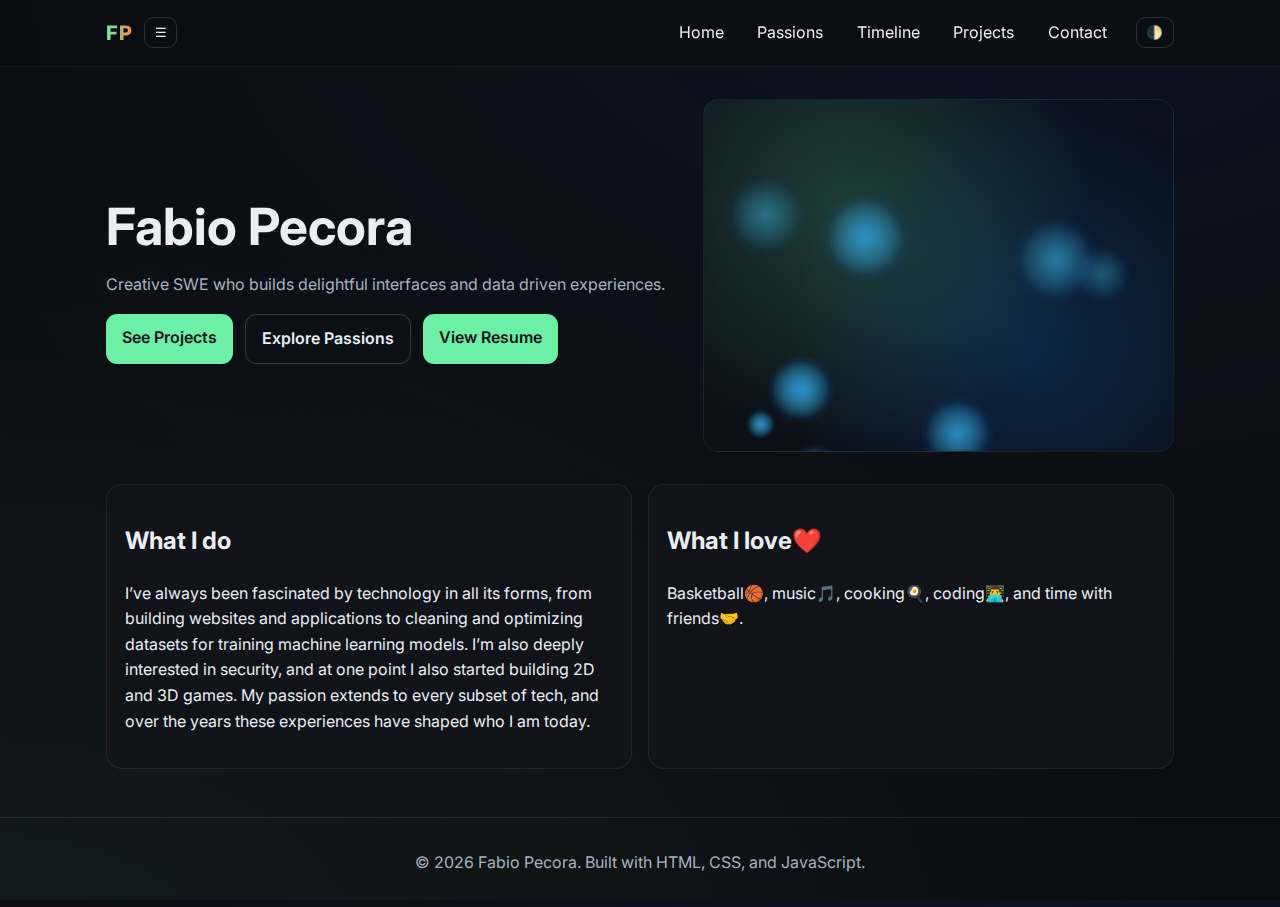
<file: index.html>
<!doctype html>
<html lang="en">
<head>
  <meta charset="utf-8">
  <meta name="viewport" content="width=device-width, initial-scale=1">
  <title>Fabio Pecora — Portfolio</title>
  <meta name="description" content="Portfolio of Fabio Pecora. Projects, passions, timeline, and contact.">
  <link rel="stylesheet" href="css/style.css">
  <link rel="preconnect" href="https://fonts.googleapis.com">
  <link rel="preconnect" href="https://fonts.gstatic.com" crossorigin>
  <link href="https://fonts.googleapis.com/css2?family=Inter:wght@400;600;800&family=Fira+Mono:wght@400;500;700&display=swap" rel="stylesheet">
  <script defer src="js/main.js"></script>
</head>
<body>
  <a class="skip-link" href="#main">Skip to content</a>
  <header class="site-header">
    <nav class="nav" aria-label="Primary">
      <a class="logo" href="index.html" aria-label="Fabio home">FP</a>
      <button class="nav-toggle" aria-expanded="false" aria-controls="menu">☰</button>
      <ul id="menu" class="menu">
        <li><a href="index.html">Home</a></li>
        <li><a href="passions.html">Passions</a></li>
        <li><a href="timeline.html">Timeline</a></li>
        <li><a href="projects.html">Projects</a></li>
        <li><a href="contact.html">Contact</a></li>
      </ul>
      <button id="themeToggle" class="theme-toggle" aria-label="Toggle theme">🌓</button>
    </nav>
  </header>
  <main id="main">

<section class="hero" aria-labelledby="hero-title">
  <div class="hero-content">
    <h1 id="hero-title">Fabio Pecora</h1>
    <p class="tagline">Creative SWE who builds delightful interfaces and data driven experiences.</p>
    <div class="cta">
      <a class="button" href="projects.html">See Projects</a>
      <a class="button ghost" href="passions.html">Explore Passions</a>
      <a class="button" href="files/Fabio Pecora Resume .pdf" target="_blank">View Resume</a>
    </div>
  </div>
  <div class="hero-visual" aria-hidden="true">
    <canvas id="orbs" width="800" height="600"></canvas>
  </div>
</section>

<section class="grid-two">
  <article class="card lift">
    <h2>What I do</h2>
    <p>I’ve always been fascinated by technology in all its forms, from building websites and applications to cleaning and optimizing datasets for training machine learning models. I’m also deeply interested in security, and at one point I also started building 2D and 3D games. My passion extends to every subset of tech, and over the years these experiences have shaped who I am today.</p>
  </article>
  <article class="card lift">
    <h2>What I love❤️</h2>
    <p>Basketball🏀, music🎵, cooking🍳, coding👨‍💻, and time with friends🤝.</p>
  </article>
</section>

  </main>
  
  <footer class="site-footer">
    <p>© <span id="year"></span> Fabio Pecora. Built with HTML, CSS, and JavaScript.</p>
  </footer>
</body>
</html>
</file>
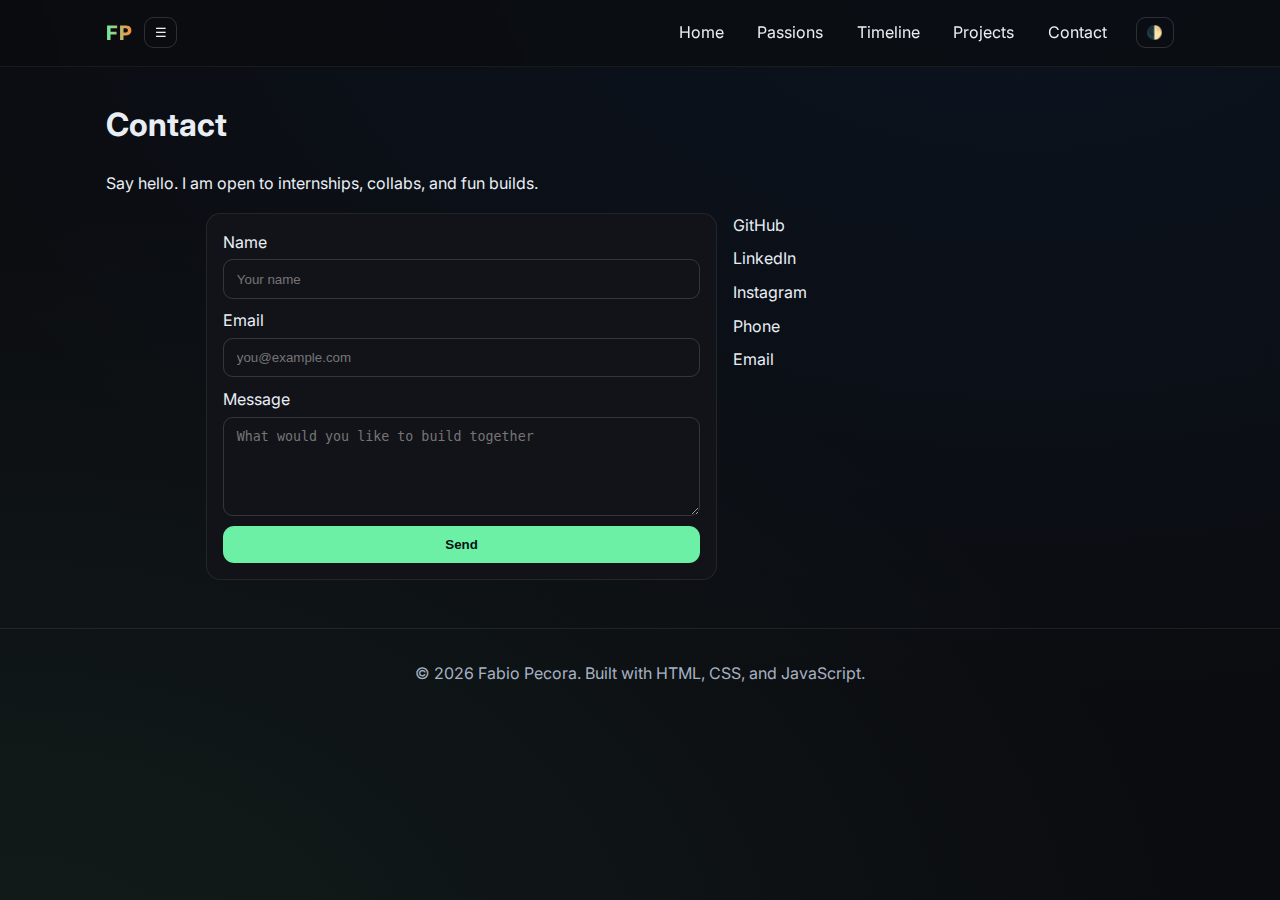
<file: contact.html>
<!doctype html>
<html lang="en">
<head>
  <meta charset="utf-8">
  <meta name="viewport" content="width=device-width, initial-scale=1">
  <title>Fabio Pecora — Portfolio</title>
  <meta name="description" content="Portfolio of Fabio Pecora. Projects, passions, timeline, and contact.">
  <link rel="stylesheet" href="css/style.css">
  <link rel="preconnect" href="https://fonts.googleapis.com">
  <link rel="preconnect" href="https://fonts.gstatic.com" crossorigin>
  <link href="https://fonts.googleapis.com/css2?family=Inter:wght@400;600;800&family=Fira+Mono:wght@400;500;700&display=swap" rel="stylesheet">
  <script defer src="js/main.js"></script>
</head>
<body>
  <a class="skip-link" href="#main">Skip to content</a>
  <header class="site-header">
    <nav class="nav" aria-label="Primary">
      <a class="logo" href="index.html" aria-label="Fabio home">FP</a>
      <button class="nav-toggle" aria-expanded="false" aria-controls="menu">☰</button>
      <ul id="menu" class="menu">
        <li><a href="index.html">Home</a></li>
        <li><a href="passions.html">Passions</a></li>
        <li><a href="timeline.html">Timeline</a></li>
        <li><a href="projects.html">Projects</a></li>
        <li><a href="contact.html">Contact</a></li>
      </ul>
      <button id="themeToggle" class="theme-toggle" aria-label="Toggle theme">🌓</button>
    </nav>
  </header>
  <main id="main">

<section class="page-intro">
  <h1>Contact</h1>
  <p>Say hello. I am open to internships, collabs, and fun builds.</p>
</section>

<section class="contact">
  <form class="contact-form" name="contact" aria-label="Contact form" onsubmit="return false;">
    <label>
      <span>Name</span>
      <input type="text" name="name" placeholder="Your name" required>
    </label>
    <label>
      <span>Email</span>
      <input type="email" name="email" placeholder="you@example.com" required>
    </label>
    <label>
      <span>Message</span>
      <textarea name="message" rows="5" placeholder="What would you like to build together"></textarea>
    </label>
    <button class="button" type="submit" id="fakeSubmit">Send</button>
    <p id="formStatus" class="sr-only" role="status" aria-live="polite"></p>
  </form>

  <ul class="socials">
    <li><a href="https://github.com/" rel="noopener" target="_blank">GitHub</a></li>
    <li><a href="https://www.linkedin.com/" rel="noopener" target="_blank">LinkedIn</a></li>
    <li><a href="https://www.instagram.com/" rel="noopener" target="_blank">Instagram</a></li>
    <li><a href="tel:+19295295942">Phone</a></li>
    <li><a href="mailto:fabio@example.com">Email</a></li>
  </ul>
</section>

  </main>
  <footer class="site-footer">
    <p>© <span id="year"></span> Fabio Pecora. Built with HTML, CSS, and JavaScript.</p>
  </footer>
</body>
</html>
</file>
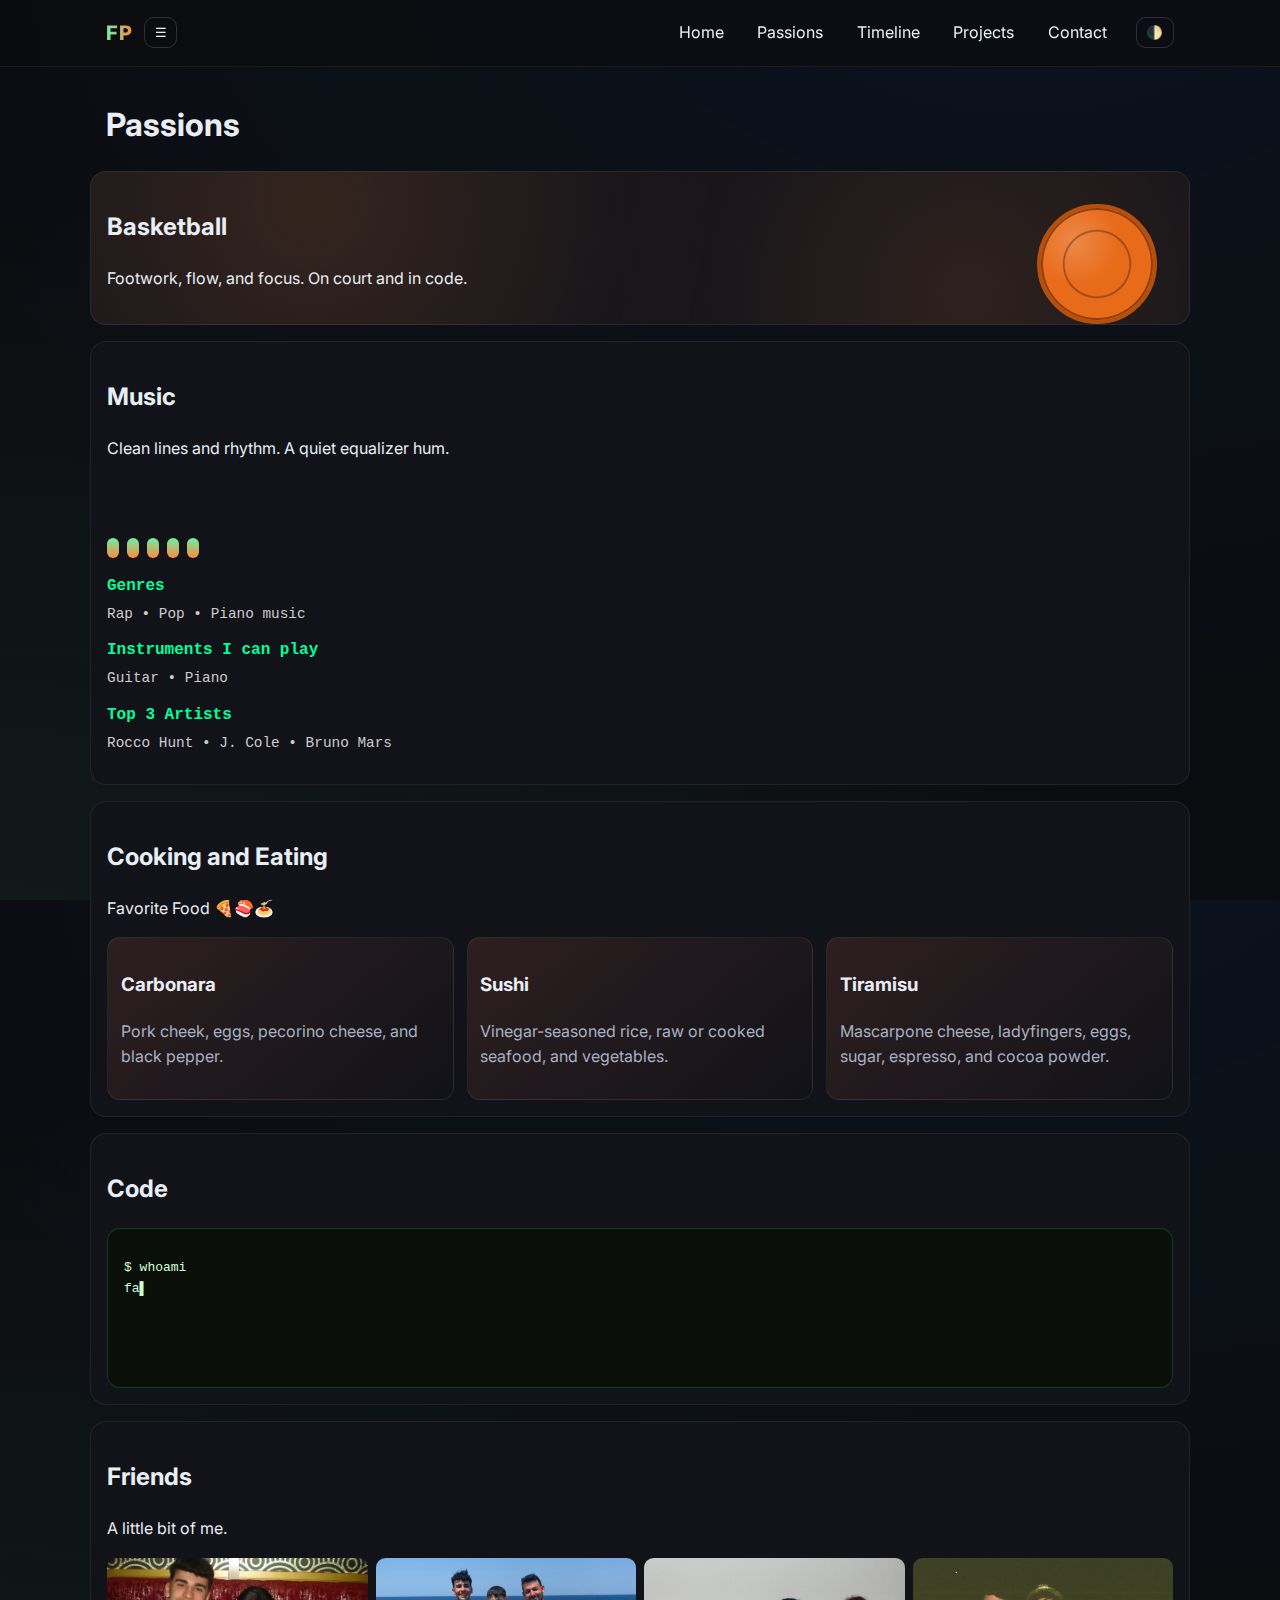
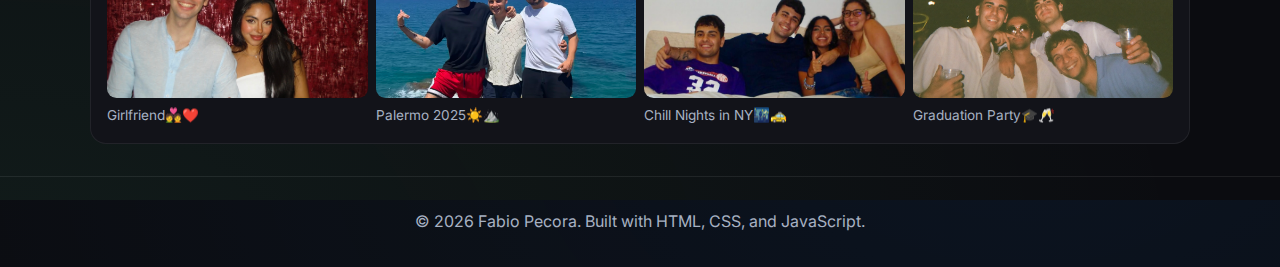
<file: passions.html>
<!doctype html>
<html lang="en">
<head>
  <meta charset="utf-8">
  <meta name="viewport" content="width=device-width, initial-scale=1">
  <title>Fabio Pecora — Portfolio</title>
  <meta name="description" content="Portfolio of Fabio Pecora. Projects, passions, timeline, and contact.">
  <link rel="stylesheet" href="css/style.css">
  <link rel="preconnect" href="https://fonts.googleapis.com">
  <link rel="preconnect" href="https://fonts.gstatic.com" crossorigin>
  <link href="https://fonts.googleapis.com/css2?family=Inter:wght@400;600;800&family=Fira+Mono:wght@400;500;700&display=swap" rel="stylesheet">
  <script defer src="js/main.js"></script>
</head>
<body>
  <a class="skip-link" href="#main">Skip to content</a>
  <header class="site-header">
    <nav class="nav" aria-label="Primary">
      <a class="logo" href="index.html" aria-label="Fabio home">FP</a>
      <button class="nav-toggle" aria-expanded="false" aria-controls="menu">☰</button>
      <ul id="menu" class="menu">
        <li><a href="index.html">Home</a></li>
        <li><a href="passions.html">Passions</a></li>
        <li><a href="timeline.html">Timeline</a></li>
        <li><a href="projects.html">Projects</a></li>
        <li><a href="contact.html">Contact</a></li>
      </ul>
      <button id="themeToggle" class="theme-toggle" aria-label="Toggle theme">🌓</button>
    </nav>
  </header>
  <main id="main">

<section class="page-intro">
  <h1>Passions</h1>
</section>

<section class="passion basketball">
  <h2>Basketball</h2>
  <p>Footwork, flow, and focus. On court and in code.</p>
  <div class="ball"></div>
</section>

<section class="passion music">
  <h2>Music</h2>
  <p>Clean lines and rhythm. A quiet equalizer hum.</p>
  
  <div class="equalizer" aria-hidden="true">
    <div></div><div></div><div></div><div></div><div></div>
  </div>

  <div class="music-info">
    <h3>Genres</h3>
    <p>Rap • Pop • Piano music</p>

    <h3>Instruments I can play</h3>
    <p>Guitar • Piano</p>

    <h3>Top 3 Artists</h3>
    <p>Rocco Hunt • J. Cole • Bruno Mars</p>
  </div>
</section>

<section class="passion cooking">
  <h2>Cooking and Eating</h2>
  <p>Favorite Food 🍕🍣🍝</p>
  <div class="cards">
    <article class="recipe">
      <h3>Carbonara</h3>
      <p class="note">Pork cheek, eggs, pecorino cheese, and black pepper.</p>
    </article>
    <article class="recipe">
      <h3>Sushi</h3>
      <p class="note">Vinegar-seasoned rice, raw or cooked seafood, and vegetables.</p>
    </article>
    <article class="recipe">
      <h3>Tiramisu</h3>
      <p class="note">Mascarpone cheese, ladyfingers, eggs, sugar, espresso, and cocoa powder.</p>
    </article>
  </div>
</section>

<section class="passion coding">
  <h2>Code</h2>
  <div class="terminal" role="region" aria-label="Code terminal">
    <pre id="typewriter" aria-live="polite"></pre>
  </div>
</section>

<section class="passion friends">
  <h2>Friends</h2>
  <p>A little bit of me.</p>
  <div class="collage">
    <figure><img src="assets/beily.JPEG" alt="Hanging out 1"><figcaption>Girlfriend💑❤️</figcaption></figure>
    <figure><img src="assets/palermo2025.JPEG" alt="Hanging out 2"><figcaption>Palermo 2025☀️⛰️</figcaption></figure>
    <figure><img src="assets/chill nights.JPEG" alt="Hanging out 3"><figcaption>Chill Nights in NY🌃🚕</figcaption></figure>
    <figure><img src="assets/graduation party.JPEG" alt="Hanging out 4"><figcaption>Graduation Party🎓🥂</figcaption></figure>
  </div>
</section>

  </main>
  <footer class="site-footer">
    <p>© <span id="year"></span> Fabio Pecora. Built with HTML, CSS, and JavaScript.</p>
  </footer>
</body>
</html>
</file>
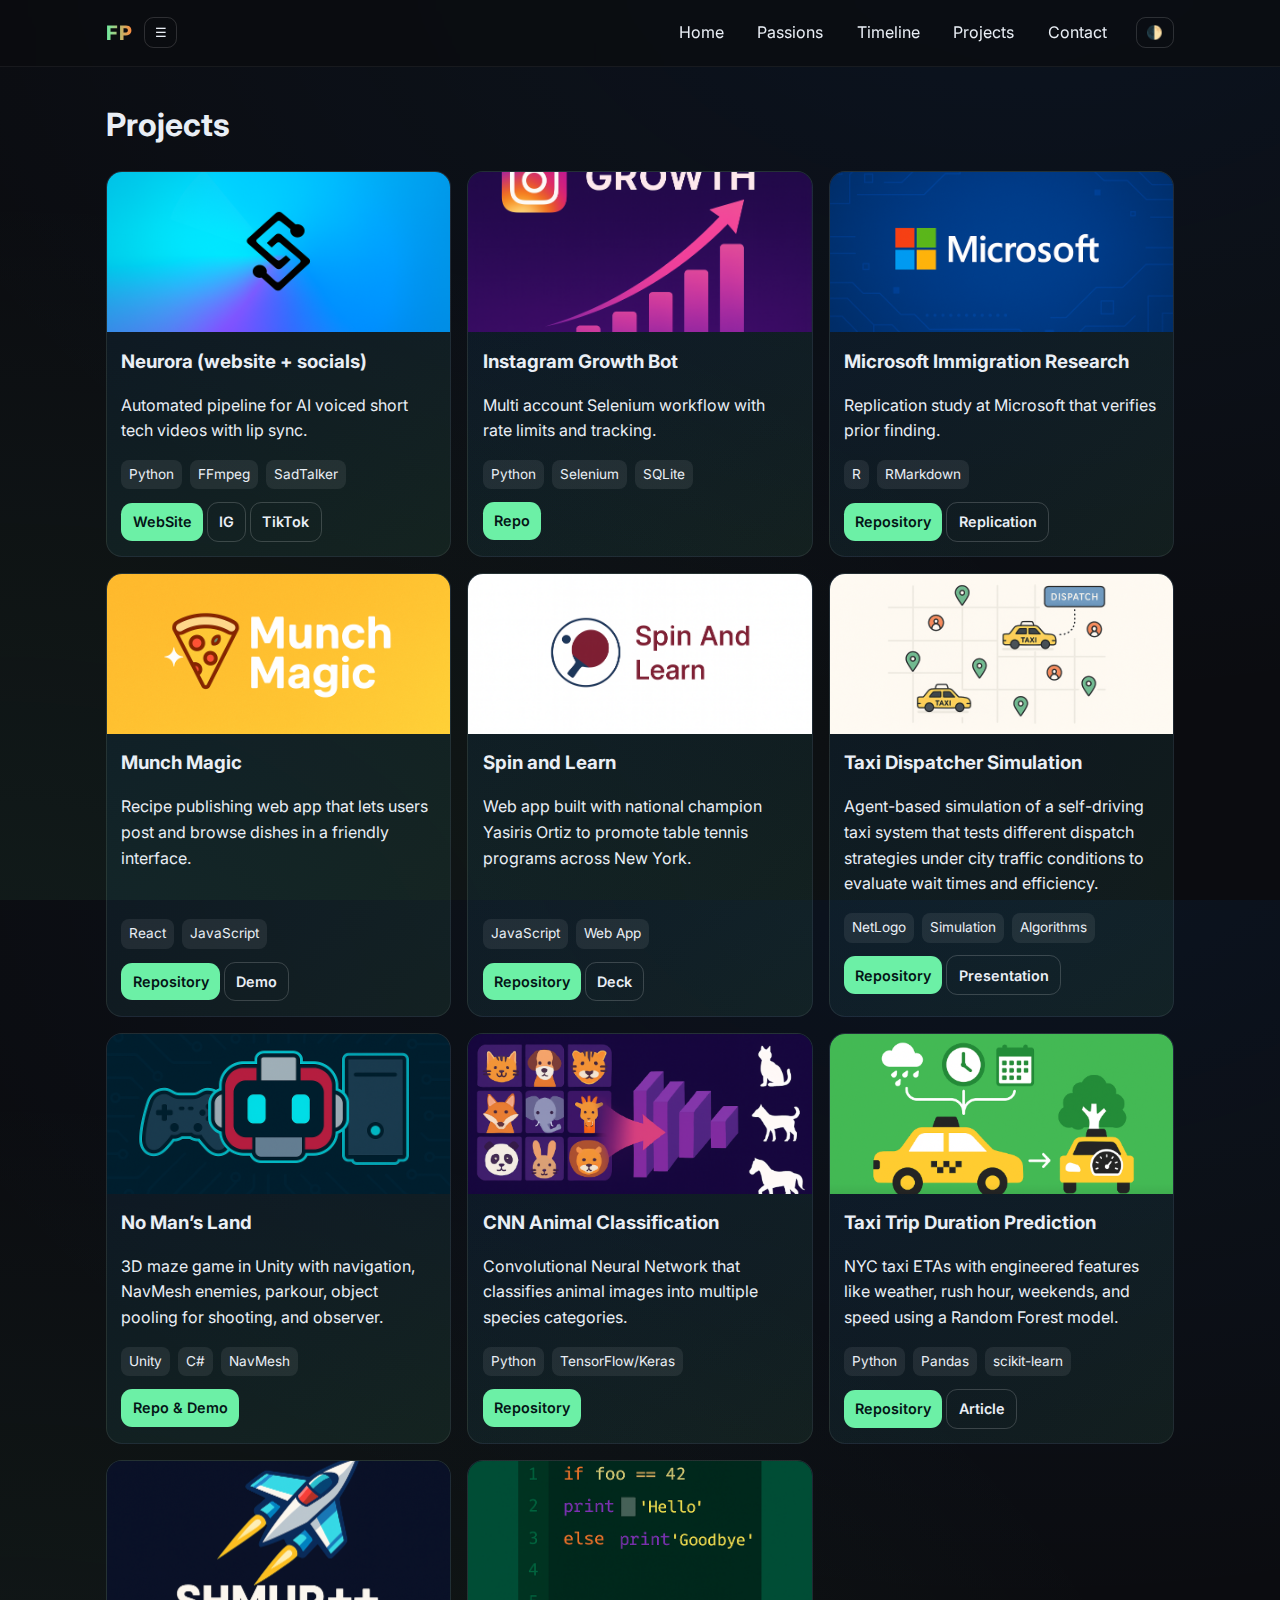
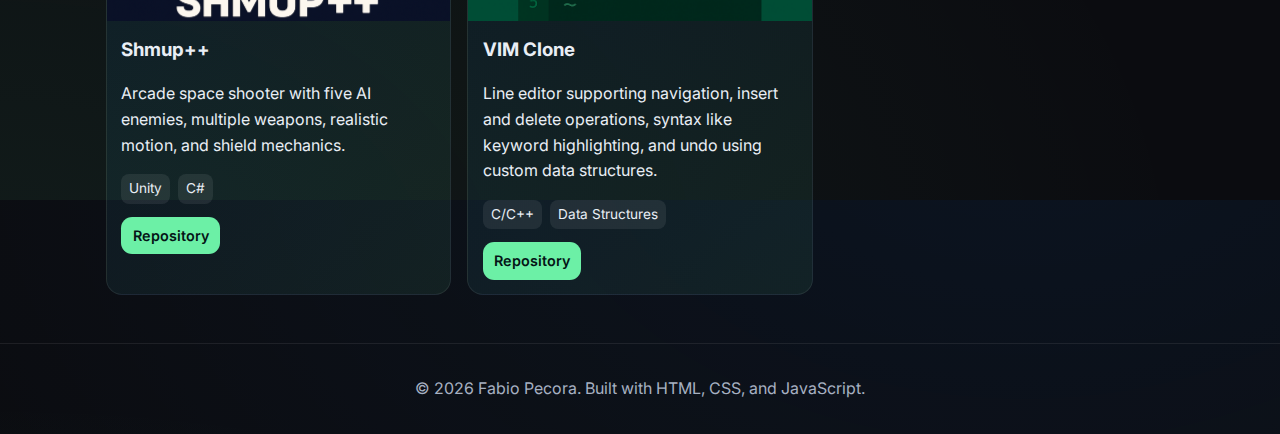
<file: projects.html>
<!doctype html>
<html lang="en">
<head>
  <meta charset="utf-8">
  <meta name="viewport" content="width=device-width, initial-scale=1">
  <title>Fabio Pecora — Portfolio</title>
  <meta name="description" content="Portfolio of Fabio Pecora. Projects, passions, timeline, and contact.">
  <link rel="stylesheet" href="css/style.css">
  <link rel="preconnect" href="https://fonts.googleapis.com">
  <link rel="preconnect" href="https://fonts.gstatic.com" crossorigin>
  <link href="https://fonts.googleapis.com/css2?family=Inter:wght@400;600;800&family=Fira+Mono:wght@400;500;700&display=swap" rel="stylesheet">
  <script defer src="js/main.js"></script>
</head>
<body>
  <a class="skip-link" href="#main">Skip to content</a>
  <header class="site-header">
    <nav class="nav" aria-label="Primary">
      <a class="logo" href="index.html" aria-label="Fabio home">FP</a>
      <button class="nav-toggle" aria-expanded="false" aria-controls="menu">☰</button>
      <ul id="menu" class="menu">
        <li><a href="index.html">Home</a></li>
        <li><a href="passions.html">Passions</a></li>
        <li><a href="timeline.html">Timeline</a></li>
        <li><a href="projects.html">Projects</a></li>
        <li><a href="contact.html">Contact</a></li>
      </ul>
      <button id="themeToggle" class="theme-toggle" aria-label="Toggle theme">🌓</button>
    </nav>
  </header>
  <main id="main">

<section class="page-intro">
  <h1>Projects</h1>
</section>

<section class="projects-grid">
  <article class="project-card">
    <div class="thumb" style="background-image: url('images/neurora.png'); background-size: cover; background-position: center;"></div>
    <div class="project-body">
      <h3>Neurora (website + socials)</h3>
      <p>Automated pipeline for AI voiced short tech videos with lip sync.</p>
      <ul class="meta">
        <li>Python</li><li>FFmpeg</li><li>SadTalker</li>
      </ul>
      <a href="https://fabio-pecora.github.io/neurora/" class="button small">WebSite</a>
      <a href="https://www.instagram.com/_neurora_/" class="button ghost small">IG</a>
      <a href="https://www.tiktok.com/@_neurora_?lang=en" class="button ghost small">TikTok</a>
    </div>
  </article>

  <article class="project-card">
    <div class="thumb" style="background-image: url('images/bot.png'); background-size: cover; background-position: center;"></div>
    <div class="project-body">
      <h3>Instagram Growth Bot</h3>
      <p>Multi account Selenium workflow with rate limits and tracking.</p>
      <ul class="meta">
        <li>Python</li><li>Selenium</li><li>SQLite</li>
      </ul>
      <a href="https://github.com/fabio-pecora/insta-bot/tree/main" class="button small">Repo</a>
    </div>
  </article>

  <article class="project-card">
    <div class="thumb" style="background-image: url('images/microsoft-research.png'); background-size: cover; background-position: center;"></div>
    <div class="project-body">
      <h3>Microsoft Immigration Research</h3>
      <p>Replication study at Microsoft that verifies prior finding.</p>
      <ul class="meta">
        <li>R</li><li>RMarkdown</li>
      </ul>
      <a href="https://github.com/fabio-pecora/microsoft-immigrant-research" class="button small">Repository</a>
      <a href="https://rawcdn.githack.com/msr-ds3/immigrant-news-2024-group-2/13f7da6e9e3e9ad56cc1f952acbfaf628f09d0f0/Anti-Immigration-Rhetoric.html" class="button ghost small">Replication</a>
    </div>
  </article>

  <article class="project-card">
    <div class="thumb" style="background-image: url('images/munch magic.png'); background-size: cover; background-position: center;"></div>
    <div class="project-body">
      <h3>Munch Magic</h3>
      <p>Recipe publishing web app that lets users post and browse dishes in a friendly interface.</p>
      <br>
      <ul class="meta">
        <li>React</li><li>JavaScript</li>
      </ul>
      <a href="https://github.com/fabio-pecora/munch-magic" class="button small">Repository</a>
      <a href="https://drive.google.com/file/d/1bh4-p32nRSEDe3jCLjRKRs7XqzTR8YAF/view?usp=sharing" class="button ghost small">Demo</a>
    </div>
  </article>

  <article class="project-card">
    <div class="thumb" style="background-image: url('images/spin and learn.png'); background-size: cover; background-position: center;"></div>
    <div class="project-body">
      <h3>Spin and Learn</h3>
      <p>Web app built with national champion Yasiris Ortiz to promote table tennis programs across New York.</p>
      <br>
      <ul class="meta">
        <li>JavaScript</li><li>Web App</li>
      </ul>
      <a href="https://github.com/fabio-pecora/spin-and-learn" class="button small">Repository</a>
      <a href="https://www.canva.com/design/DAGdu0vsjAI/nTgr8szC0uMUDXgcsnKvBQ/edit?utm_content=DAGdu0vsjAI&utm_campaign=designshare&utm_medium=link2&utm_source=sharebutton" class="button ghost small">Deck</a>
    </div>
  </article>
  <article class="project-card">
    <div class="thumb" style="background-image: url('images/taxi-dispatcher.png'); background-size: cover; background-position: center;"></div>
    <div class="project-body">
      <h3>Taxi Dispatcher Simulation</h3>
      <p>Agent-based simulation of a self-driving taxi system that tests different dispatch strategies under city traffic conditions to evaluate wait times and efficiency.</p>
      <ul class="meta">
        <li>NetLogo</li><li>Simulation</li><li>Algorithms</li>
      </ul>
      <a href="https://github.com/fabio-pecora/taxi-dispatcher" class="button small">Repository</a>
      <a href="https://www.canva.com/design/DAGkKt-d11Y/e7a3NFP31giFyalLqj7xWg/edit?utm_content=DAGkKt-d11Y&utm_campaign=designshare&utm_medium=link2&utm_source=sharebutton" class="button ghost small">Presentation</a>
    </div>
  </article>

  <article class="project-card">
    <div class="thumb" style="background-image: url('images/no mans land.png'); background-size: cover; background-position: center;"></div>
    <div class="project-body">
      <h3>No Man’s Land</h3>
      <p>3D maze game in Unity with navigation, NavMesh enemies, parkour, object pooling for shooting, and observer.</p>
      <ul class="meta">
        <li>Unity</li><li>C#</li><li>NavMesh</li>
      </ul>
      <a href="https://github.com/fabio-pecora/no-man-s-land" class="button small">Repo &amp; Demo</a>
    </div>
  </article>

  <article class="project-card">
    <div class="thumb" style="background-image: url('images/cnn animal classification.PNG'); background-size: cover; background-position: center;"></div>
    <div class="project-body">
      <h3>CNN Animal Classification</h3>
      <p>Convolutional Neural Network that classifies animal images into multiple species categories.</p>
      <ul class="meta">
        <li>Python</li><li>TensorFlow/Keras</li>
      </ul>
      <a href="https://github.com/fabio-pecora/machine-learning-and-data-mining-csc735/tree/main/final-project" class="button small">Repository</a>
    </div>
  </article>

  <article class="project-card">
    <div class="thumb" style="background-image: url('images/taxi.png'); background-size: cover; background-position: center;"></div>
    <div class="project-body">
      <h3>Taxi Trip Duration Prediction</h3>
      <p>NYC taxi ETAs with engineered features like weather, rush hour, weekends, and speed using a Random Forest model.</p>
      <ul class="meta">
        <li>Python</li><li>Pandas</li><li>scikit-learn</li>
      </ul>
      <a href="https://github.com/fabio-pecora/taxi-trip-duration-prediction" class="button small">Repository</a>
      <a href="https://medium.com/cuny-csi-mth513/new-york-city-taxi-trip-duration-prediction-268ba7a8b48" class="button ghost small">Article</a>
    </div>
  </article>

  <article class="project-card">
    <div class="thumb" style="background-image: url('images/shmup.png'); background-size: cover; background-position: center;"></div>
    <div class="project-body">
      <h3>Shmup++</h3>
      <p>Arcade space shooter with five AI enemies, multiple weapons, realistic motion, and shield mechanics.</p>
      <ul class="meta">
        <li>Unity</li><li>C#</li>
      </ul>
      <a href="https://github.com/fabio-pecora/shmup-plus-plus" class="button small">Repository</a>
    </div>
  </article>

  <article class="project-card">
    <div class="thumb" style="background-image: url('images/vim.png'); background-size: cover; background-position: center;"></div>
    <div class="project-body">
      <h3>VIM Clone</h3>
      <p>Line editor supporting navigation, insert and delete operations, syntax like keyword highlighting, and undo using custom data structures.</p>
      <ul class="meta">
        <li>C/C++</li><li>Data Structures</li>
      </ul>
      <a href="https://github.com/fabio-pecora/shmup-plus-plus" class="button small">Repository</a>
    </div>
  </article>
</section>

  </main>
  <footer class="site-footer">
    <p>© <span id="year"></span> Fabio Pecora. Built with HTML, CSS, and JavaScript.</p>
  </footer>
</body>
</html>
</file>
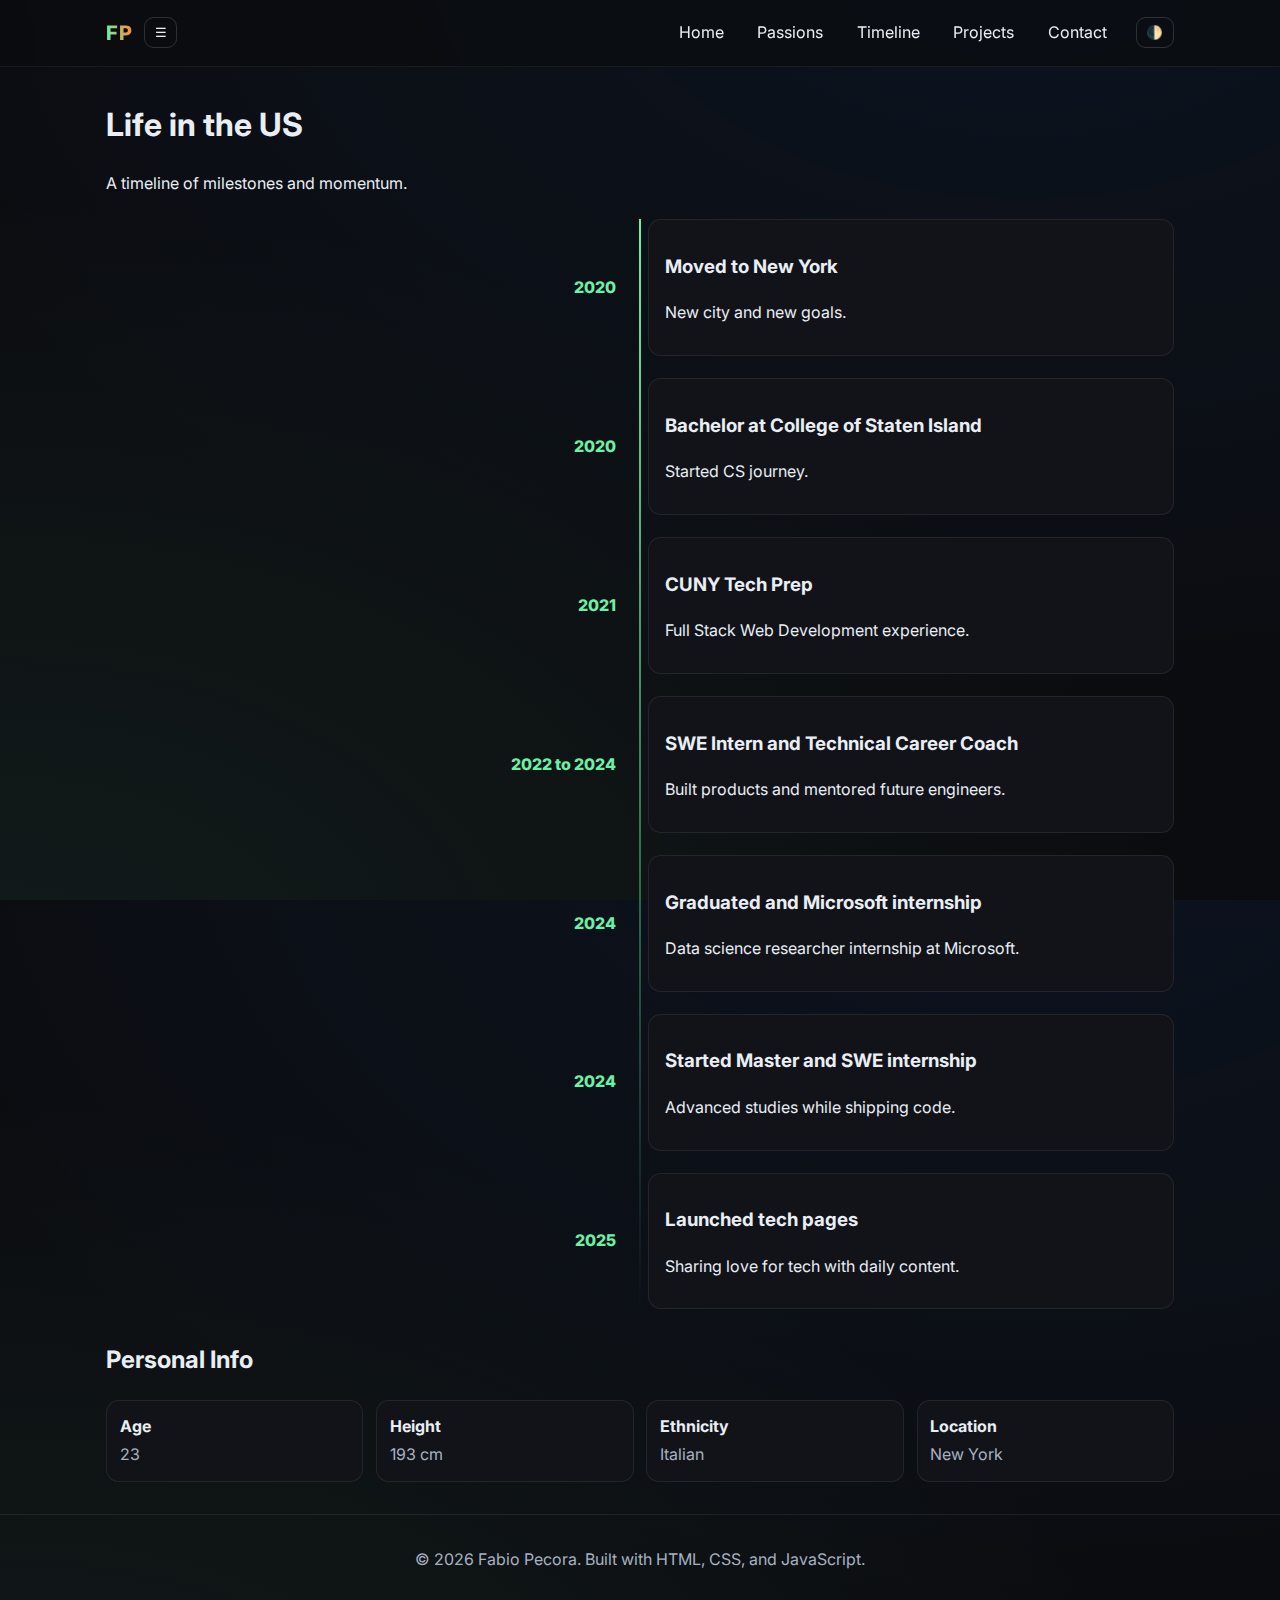
<file: timeline.html>
<!doctype html>
<html lang="en">
<head>
  <meta charset="utf-8">
  <meta name="viewport" content="width=device-width, initial-scale=1">
  <title>Fabio Pecora — Portfolio</title>
  <meta name="description" content="Portfolio of Fabio Pecora. Projects, passions, timeline, and contact.">
  <link rel="stylesheet" href="css/style.css">
  <link rel="preconnect" href="https://fonts.googleapis.com">
  <link rel="preconnect" href="https://fonts.gstatic.com" crossorigin>
  <link href="https://fonts.googleapis.com/css2?family=Inter:wght@400;600;800&family=Fira+Mono:wght@400;500;700&display=swap" rel="stylesheet">
  <script defer src="js/main.js"></script>
</head>
<body>
  <a class="skip-link" href="#main">Skip to content</a>
  <header class="site-header">
    <nav class="nav" aria-label="Primary">
      <a class="logo" href="index.html" aria-label="Fabio home">FP</a>
      <button class="nav-toggle" aria-expanded="false" aria-controls="menu">☰</button>
      <ul id="menu" class="menu">
        <li><a href="index.html">Home</a></li>
        <li><a href="passions.html">Passions</a></li>
        <li><a href="timeline.html">Timeline</a></li>
        <li><a href="projects.html">Projects</a></li>
        <li><a href="contact.html">Contact</a></li>
      </ul>
      <button id="themeToggle" class="theme-toggle" aria-label="Toggle theme">🌓</button>
    </nav>
  </header>
  <main id="main">

<section class="page-intro">
  <h1>Life in the US</h1>
  <p>A timeline of milestones and momentum.</p>
</section>

<section class="timeline" aria-label="Career and life timeline">
  <div class="milestone">
    <time datetime="2020">2020</time>
    <div>
      <h3>Moved to New York</h3>
      <p>New city and new goals.</p>
    </div>
  </div>
  <div class="milestone">
    <time datetime="2020">2020</time>
    <div>
      <h3>Bachelor at College of Staten Island</h3>
      <p>Started CS journey.</p>
    </div>
  </div>
  <div class="milestone">
    <time datetime="2021">2021</time>
    <div>
      <h3>CUNY Tech Prep</h3>
      <p>Full Stack Web Development experience.</p>
    </div>
  </div>
  <div class="milestone">
    <time datetime="2022">2022 to 2024</time>
    <div>
      <h3>SWE Intern and Technical Career Coach</h3>
      <p>Built products and mentored future engineers.</p>
    </div>
  </div>
  <div class="milestone">
    <time datetime="2024">2024</time>
    <div>
      <h3>Graduated and Microsoft internship</h3>
      <p>Data science researcher internship at Microsoft.</p>
    </div>
  </div>
  <div class="milestone">
    <time datetime="2024">2024</time>
    <div>
      <h3>Started Master and SWE internship</h3>
      <p>Advanced studies while shipping code.</p>
    </div>
  </div>
  <div class="milestone">
    <time datetime="2025">2025</time>
    <div>
      <h3>Launched tech pages</h3>
      <p>Sharing love for tech with daily content.</p>
    </div>
  </div>
</section>

<section class="personal-info">
  <h2>Personal Info</h2>
  <dl class="facts">
    <div><dt>Age</dt><dd>23</dd></div>
    <div><dt>Height</dt><dd>193 cm</dd></div>
    <div><dt>Ethnicity</dt><dd>Italian</dd></div>
    <div><dt>Location</dt><dd>New York</dd></div>
  </dl>
</section>

  </main>
  <footer class="site-footer">
    <p>© <span id="year"></span> Fabio Pecora. Built with HTML, CSS, and JavaScript.</p>
  </footer>
</body>
</html>
</file>
<file: css/style.css>
:root {
  --bg: #0b0c10;
  --text: #e9eef5;
  --muted: #a7b1c2;
  --card: #121319;
  --brand: #6cf0a6;
  --brand-2: #ff8a3d;
  --ring: rgba(108, 240, 166, 0.5);
}

:root.light {
  --bg: #f8fafc;
  --text: #0b1220;
  --muted: #4a5568;
  --card: #ffffff;
  --brand: #127ffe;
  --brand-2: #ff7a59;
  --ring: rgba(18, 127, 254, 0.35);
}

* { box-sizing: border-box; }
html, body { height: 100%; }
body {
  margin: 0;
  font-family: Inter, system-ui, -apple-system, Segoe UI, Roboto, Arial, sans-serif;
  background: radial-gradient(1200px 800px at 80% -10%, rgba(18,127,254,0.07), transparent),
              radial-gradient(1200px 800px at 0% 110%, rgba(108,240,166,0.07), transparent),
              var(--bg);
  color: var(--text);
  line-height: 1.6;
}

.skip-link {
  position: absolute;
  left: -999px;
  top: auto;
  width: 1px;
  height: 1px;
  overflow: hidden;
}
.skip-link:focus {
  position: static;
  width: auto;
  height: auto;
  padding: .5rem 1rem;
  background: var(--brand);
  color: white;
  border-radius: .5rem;
  margin: .5rem;
}

.site-header {
  position: sticky;
  top: 0;
  z-index: 50;
  background: rgba(10, 11, 14, 0.7);
  backdrop-filter: blur(10px);
  border-bottom: 1px solid rgba(255,255,255,0.06);
}
:root.light .site-header {
  background: rgba(255,255,255,0.7);
}

.nav {
  max-width: 1100px;
  margin: 0 auto;
  padding: .75rem 1rem;
  display: flex;
  align-items: center;
  gap: .75rem;
}
.logo {
  font-weight: 800;
  letter-spacing: .5px;
  text-decoration: none;
  color: var(--text);
  background: linear-gradient(90deg, var(--brand), var(--brand-2));
  -webkit-background-clip: text;
  background-clip: text;
  color: transparent;
  font-size: 1.25rem;
}
.nav .menu {
  margin: 0 0 0 auto;
  padding: 0;
  display: flex;
  gap: .5rem;
  list-style: none;
}
.menu a {
  display: inline-block;
  padding: .5rem .8rem;
  text-decoration: none;
  color: var(--text);
  border-radius: .6rem;
}
.menu a:hover, .menu a:focus {
  outline: 2px solid var(--ring);
  outline-offset: 2px;
}

.nav-toggle, .theme-toggle {
  border: 1px solid rgba(255,255,255,0.15);
  background: transparent;
  color: var(--text);
  padding: .45rem .6rem;
  border-radius: .6rem;
  cursor: pointer;
}
.theme-toggle { margin-left: .25rem; }

@media (max-width: 820px) {
  .menu {
    position: absolute;
    inset: 3.25rem 1rem auto 1rem;
    background: var(--card);
    border: 1px solid rgba(255,255,255,0.08);
    border-radius: .8rem;
    padding: .5rem;
    flex-direction: column;
    display: none;
  }
  .menu.open { display: flex; }
}

.hero {
  display: grid;
  grid-template-columns: 1.2fr 1fr;
  gap: 2rem;
  align-items: center;
  max-width: 1100px;
  margin: 2rem auto;
  padding: 0 1rem;
}
.hero-content h1 {
  font-size: clamp(2.2rem, 4vw, 3.2rem);
  margin: 0 0 .25rem 0;
}
.tagline { color: var(--muted); margin-top: .25rem; }
.cta { display: flex; gap: .75rem; margin-top: 1rem; }
.button {
  background: var(--brand);
  color: #041416;
  text-decoration: none;
  padding: .7rem 1rem;
  font-weight: 600;
  border-radius: .7rem;
  border: none;
  display: inline-block;
}
.button.ghost {
  background: transparent;
  color: var(--text);
  border: 1px solid rgba(255,255,255,0.18);
}
.button.small { padding: .45rem .7rem; font-size: .9rem; }

.hero-visual {
  position: relative;
  aspect-ratio: 4/3;
  border-radius: 1rem;
  overflow: hidden;
  background: radial-gradient(circle at 30% 30%, rgba(108,240,166,0.2), transparent 60%),
              radial-gradient(circle at 70% 70%, rgba(18,127,254,0.2), transparent 60%);
  border: 1px solid rgba(255,255,255,0.06);
}

.grid-two {
  max-width: 1100px;
  margin: 1rem auto 3rem;
  padding: 0 1rem;
  display: grid;
  grid-template-columns: repeat(2, 1fr);
  gap: 1rem;
}
.card {
  background: var(--card);
  border: 1px solid rgba(255,255,255,0.07);
  border-radius: 1rem;
  padding: 1.1rem;
}
.lift { transition: transform .2s ease, box-shadow .2s ease; }
.lift:hover { transform: translateY(-2px); box-shadow: 0 10px 30px rgba(0,0,0,0.2); }

.page-intro {
  max-width: 1100px;
  margin: 2rem auto 1rem;
  padding: 0 1rem;
}

.passion {
  max-width: 1100px;
  margin: 1rem auto;
  padding: 1rem;
  border-radius: 1rem;
  border: 1px solid rgba(255,255,255,0.07);
  background: var(--card);
}

/* Basketball */
.passion.basketball {
  background:
    radial-gradient(circle at 20% 20%, rgba(255,138,61,0.15), transparent 45%),
    radial-gradient(circle at 80% 80%, rgba(255,138,61,0.12), transparent 40%),
    var(--card);
  position: relative;
  overflow: hidden;
}
.passion.basketball .ball {
  width: 120px; height: 120px;
  border-radius: 50%;
  background:
    radial-gradient(circle at 30% 30%, rgba(255,255,255,0.2), transparent 40%),
    #e86b1a;
  border: 4px solid #b54f0e;
  position: absolute; right: 2rem; top: 2rem;
  box-shadow: inset 0 0 0 2px #8c3e08;
}
.passion.basketball .ball::before,
.passion.basketball .ball::after {
  content: "";
  position: absolute;
  inset: 0;
  border-radius: 50%;
  background:
    radial-gradient(circle at 50% 50%, transparent 40%, rgba(0,0,0,0.2) 42%, transparent 44%);
}
.passion.basketball .ball { animation: bounce 3s ease-in-out infinite; }
@keyframes bounce {
  0%, 100% { transform: translateY(0); }
  50% { transform: translateY(10px); }
}

/* Music */
.passion.music .equalizer {
  display: grid;
  grid-template-columns: repeat(5, 12px);
  align-items: end;
  gap: 8px;
  height: 80px;
  margin-top: .5rem;
}
.passion.music .equalizer div {
  height: 20px; background: linear-gradient(180deg, var(--brand), var(--brand-2));
  border-radius: 6px;
  animation: bars 1.2s ease-in-out infinite;
}
.passion.music .equalizer div:nth-child(2) { animation-delay: .1s; }
.passion.music .equalizer div:nth-child(3) { animation-delay: .2s; }
.passion.music .equalizer div:nth-child(4) { animation-delay: .3s; }
.passion.music .equalizer div:nth-child(5) { animation-delay: .4s; }
@keyframes bars {
  0%, 100% { height: 15px; }
  50% { height: 80px; }
}

/* Cooking */
.passion.cooking .cards {
  display: grid;
  grid-template-columns: repeat(3, minmax(0,1fr));
  gap: .8rem;
}
.recipe {
  background: linear-gradient(140deg, rgba(255,122,89,0.12), transparent);
  padding: .8rem;
  border-radius: .8rem;
  border: 1px solid rgba(255,255,255,0.07);
  transition: transform .2s ease;
}
.recipe:hover { transform: translateY(-3px); }
.recipe .note { color: var(--muted); }

/* Coding */
.passion.coding .terminal {
  background: #0a0f0a;
  color: #d1ffd8;
  border-radius: .8rem;
  padding: 1rem;
  border: 1px solid rgba(0,255,120,0.2);
  font-family: "Fira Mono", ui-monospace, SFMono-Regular, Menlo, Consolas, monospace;
  min-height: 160px;
  overflow: hidden;
}

/* Friends */
.passion.friends .collage {
  display: grid;
  grid-template-columns: repeat(4, 1fr);
  gap: .5rem;
}
.passion.friends img {
  width: 100%;
  height: 140px;
  object-fit: cover;
  border-radius: .6rem;
  filter: saturate(1.1);
  transition: transform .25s ease, box-shadow .25s ease;
}
.passion.friends figure { margin: 0; }
.passion.friends figcaption { font-size: .85rem; color: var(--muted); }
.passion.friends img:hover { transform: scale(1.02); box-shadow: 0 6px 24px rgba(0,0,0,0.25); }

/* Timeline */
.timeline {
  max-width: 1100px;
  margin: 1rem auto 2rem;
  padding: 0 1rem;
  position: relative;
}
.timeline::before {
  content: "";
  position: absolute;
  left: 50%;
  transform: translateX(-50%);
  top: 0; bottom: 0;
  width: 2px;
  background: linear-gradient(180deg, var(--brand), transparent);
}
.milestone {
  display: grid;
  grid-template-columns: 1fr 1fr;
  gap: 1rem;
  align-items: center;
  margin: 1.4rem 0;
}
.milestone:nth-child(odd) { grid-template-columns: 1fr 1fr; }
.milestone time {
  font-weight: 800;
  color: var(--brand);
  text-align: right;
  padding-right: 1rem;
}
.milestone > div {
  background: var(--card);
  border: 1px solid rgba(255,255,255,0.08);
  border-radius: .8rem;
  padding: .8rem 1rem;
}

/* Personal facts */
.personal-info {
  max-width: 1100px;
  margin: 2rem auto;
  padding: 0 1rem;
}
.facts {
  display: grid;
  grid-template-columns: repeat(4, 1fr);
  gap: .8rem;
}
.facts div {
  background: var(--card);
  border: 1px solid rgba(255,255,255,0.08);
  border-radius: .8rem;
  padding: .8rem;
}
.facts dt { font-weight: 700; }
.facts dd { margin: .2rem 0 0 0; color: var(--muted); }

/* Projects */
.projects-grid {
  max-width: 1100px;
  margin: 1rem auto 3rem;
  padding: 0 1rem;
  display: grid;
  grid-template-columns: repeat(3, 1fr);
  gap: 1rem;
}
.project-card {
  background: linear-gradient(140deg, rgba(18,127,254,0.08), rgba(108,240,166,0.08));
  border: 1px solid rgba(255,255,255,0.08);
  border-radius: 1rem;
  overflow: hidden;
  display: grid;
  grid-template-rows: 160px auto;
}
.project-card .thumb {
  background: radial-gradient(circle at 30% 30%, rgba(255,255,255,0.15), transparent 40%), #0f1420;
}
.project-body { padding: .9rem; }
.project-body h3 { margin: 0 0 .25rem 0; }
.meta { list-style: none; display: flex; gap: .5rem; padding: 0; margin: .4rem 0 .8rem 0; }
.meta li {
  font-size: .85rem;
  background: rgba(255,255,255,0.08);
  padding: .25rem .5rem;
  border-radius: .5rem;
}

/* Contact */
.contact {
  max-width: 900px;
  margin: 1rem auto 3rem;
  padding: 0 1rem;
  display: grid;
  grid-template-columns: 1.2fr .8fr;
  gap: 1rem;
}
.contact-form {
  background: var(--card);
  border: 1px solid rgba(255,255,255,0.08);
  border-radius: .9rem;
  padding: 1rem;
  display: grid;
  gap: .6rem;
}
.contact-form label { display: grid; gap: .25rem; }
.contact-form input, .contact-form textarea {
  width: 100%; padding: .7rem .8rem;
  border-radius: .6rem; border: 1px solid rgba(255,255,255,0.15);
  background: transparent; color: var(--text);
}
.socials { list-style: none; padding: 0; margin: 0; display: grid; gap: .5rem; align-content: start; }
.socials a { text-decoration: none; color: var(--text); }
.socials a:hover { text-decoration: underline; }

/* Footer */
.site-footer {
  border-top: 1px solid rgba(255,255,255,0.08);
  margin-top: 2rem;
  padding: 1rem;
  text-align: center;
  color: var(--muted);
}

/* Responsive */
@media (max-width: 900px) {
  .hero { grid-template-columns: 1fr; }
  .grid-two { grid-template-columns: 1fr; }
  .passion.friends .collage { grid-template-columns: repeat(2, 1fr); }
  .facts { grid-template-columns: repeat(2, 1fr); }
  .projects-grid { grid-template-columns: 1fr; }
  .contact { grid-template-columns: 1fr; }
}
.sr-only { position: absolute; width: 1px; height: 1px; padding: 0; margin: -1px; overflow: hidden; clip: rect(0, 0, 0, 0); border: 0; }

.music-info {
  margin-top: 1rem;
  font-family: monospace;
  color: #ccc;
}

.music-info h3 {
  margin: 0.5rem 0 0.2rem;
  font-size: 1rem;
  color: #00ff99; /* neon accent */
}

.music-info p {
  margin: 0 0 0.8rem;
  font-size: 0.9rem;
}

.resume .button {
  display: inline-block;
  padding: 0.6rem 1.2rem;
  background: #00ff99;
  color: #000;
  border-radius: 6px;
  font-weight: bold;
  text-decoration: none;
}


/* Basketball card */
.basketball .bb-card {
  background: var(--card-bg, rgba(255,255,255,0.06));
  border: 1px solid rgba(255,255,255,0.12);
  backdrop-filter: blur(6px);
  border-radius: 16px;
  padding: 1.25rem;
  margin-top: 0.75rem;
  box-shadow: 0 6px 20px rgba(0,0,0,0.08);
}

/* Meta stats grid */
.basketball .bb-meta {
  display: grid;
  grid-template-columns: repeat(3, minmax(0, 1fr));
  gap: 0.75rem;
  margin-bottom: 1rem;
}
.basketball .bb-stat {
  background: rgba(0,0,0,0.15);
  border: 1px solid rgba(255,255,255,0.12);
  border-radius: 12px;
  padding: 0.75rem 0.9rem;
}
.basketball .bb-label {
  display: block;
  font-size: 0.75rem;
  opacity: 0.8;
  letter-spacing: 0.02em;
}
.basketball .bb-value {
  display: block;
  font-weight: 700;
  font-size: 1rem;
  margin-top: 0.15rem;
}

/* Accomplishments */
.basketball .bb-accomplishments h3,
.basketball .bb-video h3 {
  font-size: 1rem;
  margin: 0.5rem 0 0.35rem;
}
.basketball .bb-list {
  list-style: none;
  padding: 0;
  margin: 0 0 0.75rem;
}
.basketball .bb-list li {
  position: relative;
  padding-left: 1.3rem;
  margin: 0.35rem 0;
}
.basketball .bb-list li::before {
  content: "✓";
  position: absolute;
  left: 0;
  top: 0;
  transform: translateY(2px);
  font-weight: 800;
  opacity: 0.9;
}

/* Video block */
.basketball .bb-video video {
  width: 100%;
  height: auto;
  border-radius: 12px;
  border: 1px solid rgba(255,255,255,0.12);
  background: #000;
}
.basketball .bb-embed {
  position: relative;
  width: 100%;
  aspect-ratio: 16 / 9;
  border-radius: 12px;
  overflow: hidden;
  border: 1px solid rgba(255,255,255,0.12);
}
.basketball .bb-embed iframe {
  position: absolute;
  inset: 0;
  width: 100%;
  height: 100%;
}

/* Responsive */
@media (max-width: 820px) {
  .basketball .bb-meta {
    grid-template-columns: 1fr;
  }
}

.bb-highlight {
  width: 100px;   /* adjust to taste */
  max-width: 50%; /* prevents overflow on small screens */
  border-radius: 150px;
  display: block;
  margin: 0 auto; /* center it */
}
</file>
